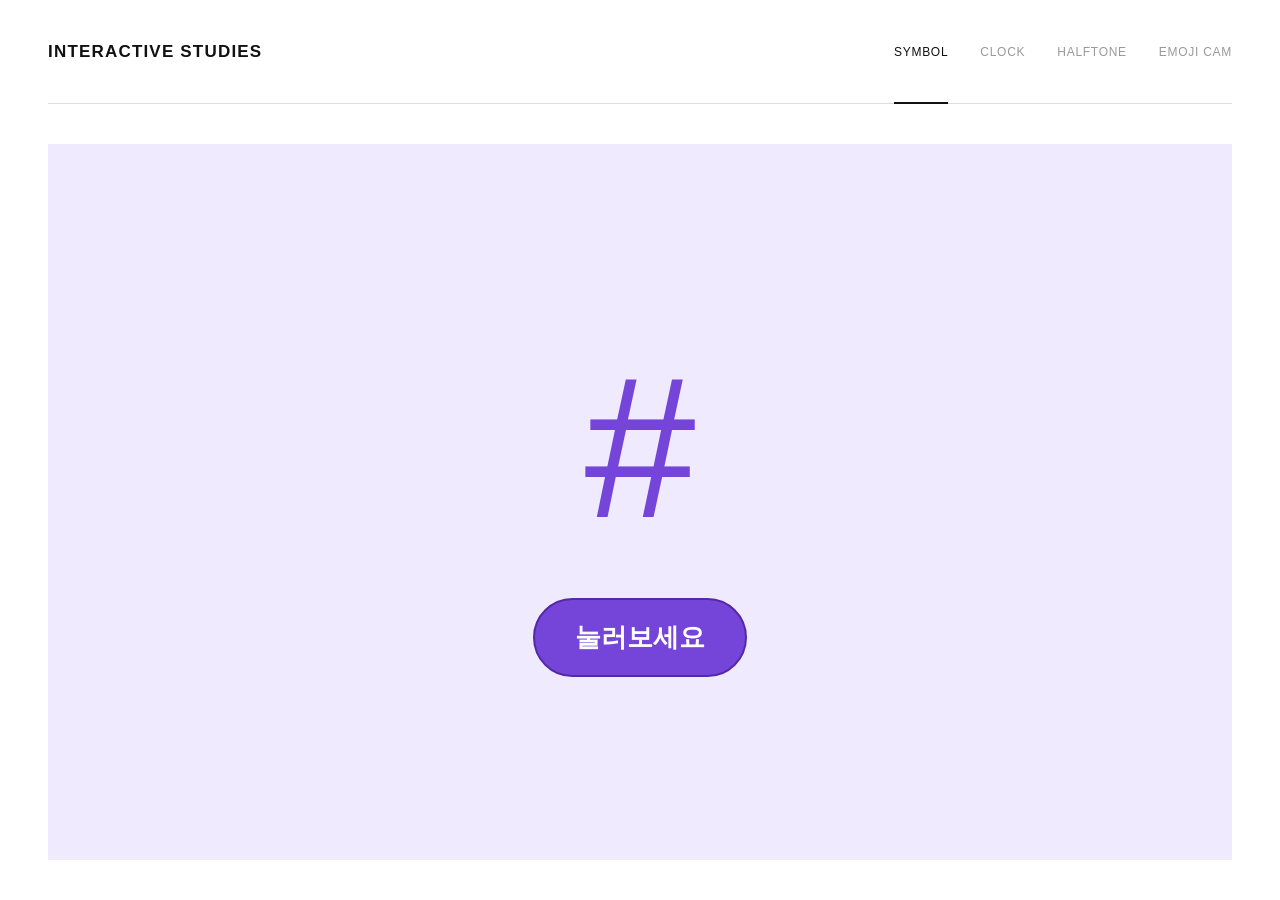
<file: index.html>
<!doctype html>
<html lang="ko">
<head>
  <meta charset="utf-8">
  <meta name="viewport" content="width=device-width, initial-scale=1">
  <title>INTERACTIVE STUDIES</title>
  <link rel="stylesheet" href="style.css">
  <script src="app.js" defer></script>
</head>
<body>
  <header class="site-header">
    <h1>INTERACTIVE STUDIES</h1>
    <nav aria-label="인터랙티브 작업">
      <div role="tablist" aria-label="작업 선택">
        <button role="tab" id="tab-symbol" aria-controls="study-panel" aria-selected="true" data-study="symbol">SYMBOL</button>
        <button role="tab" id="tab-clock" aria-controls="study-panel" aria-selected="false" tabindex="-1" data-study="clock">CLOCK</button>
        <button role="tab" id="tab-halftone" aria-controls="study-panel" aria-selected="false" tabindex="-1" data-study="halftone">HALFTONE</button>
        <button role="tab" id="tab-emoji" aria-controls="study-panel" aria-selected="false" tabindex="-1" data-study="emoji">EMOJI CAM</button>
      </div>
    </nav>
  </header>
  <main>
    <section id="study-panel" role="tabpanel" aria-labelledby="tab-symbol"></section>
  </main>
</body>
</html>
</file>
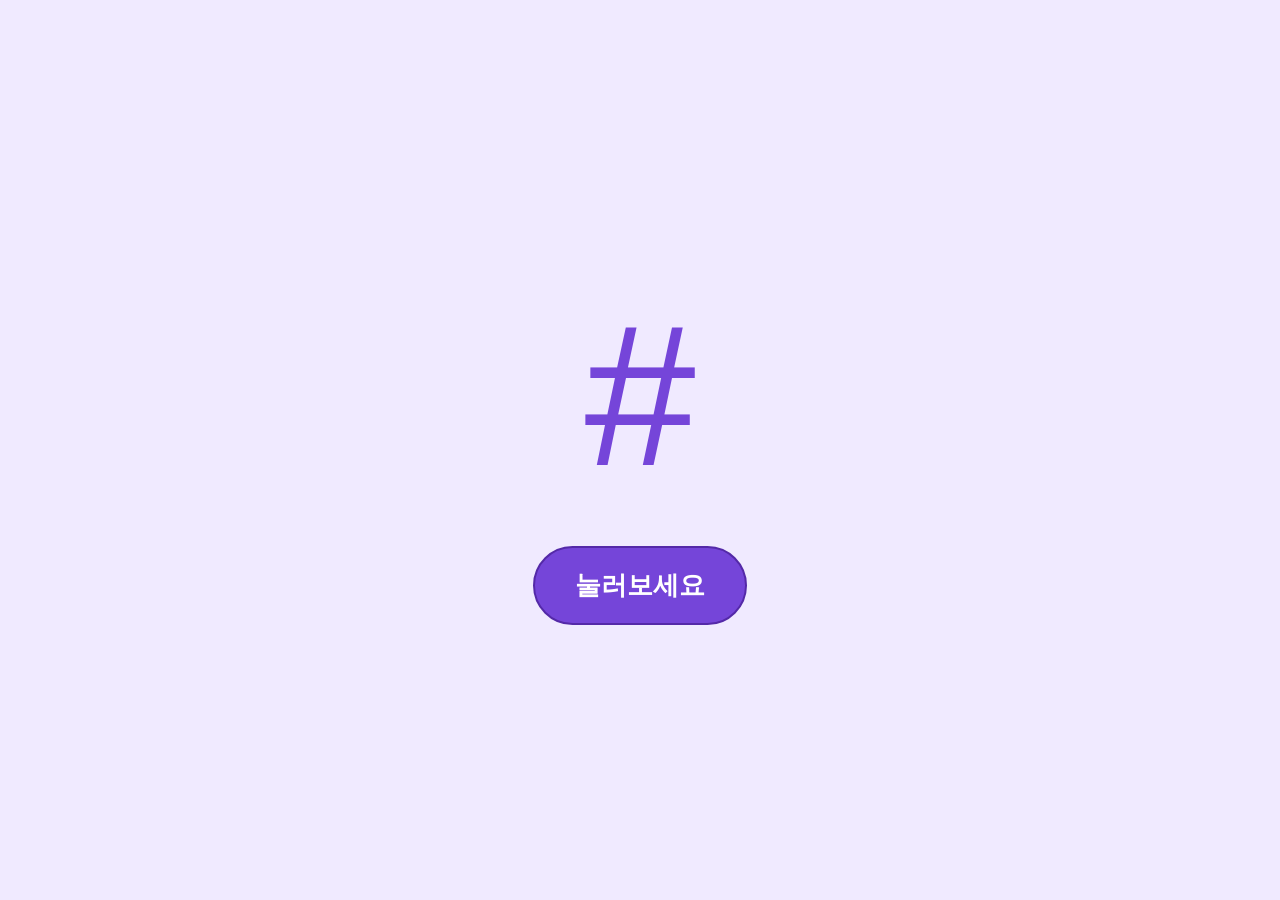
<file: projects/symbol/index.html>
<!DOCTYPE html>
<html lang="ko">
<head>
  <meta charset="UTF-8">
  <meta name="viewport" content="width=device-width, initial-scale=1.0">
  <title>기호 바꾸기</title>

  <!-- CSS 파일 연결 -->
  <link rel="stylesheet" href="style.css">

  <!-- JavaScript 파일 연결
       defer: HTML 요소를 모두 읽은 후 실행 -->
  <script src="sketch.js" defer></script>
</head>

<body>
  <main>
    <!-- 기호를 보여주는 영역
         id는 CSS와 JavaScript에서 이 요소를 찾는 이름 -->
    <p id="symbol" aria-live="polite">#</p>

    <!-- [실습 16] 버튼 문구 변경
         "눌러보세요" → "다음 기호" -->
    <button id="changeButton" type="button">눌러보세요</button>
  </main>
</body>
</html>
</file>
<file: style.css>
:root { font-family: "Helvetica Neue", Arial, sans-serif; color: #111111; background: #FFFFFF; }
* { box-sizing: border-box; }
body { margin: 0; }
.site-header { position: sticky; top: 0; z-index: 1; background: #fff; min-height: 104px; margin: 0 48px; border-bottom: 1px solid #dedede; display: flex; align-items: stretch; justify-content: space-between; gap: 32px; }
h1 { font-size: 17px; font-weight: 600; letter-spacing: .07em; margin: 0; display: flex; align-items: center; white-space: nowrap; }
nav, [role="tablist"] { display: flex; }
[role="tablist"] { gap: 32px; }
[role="tab"] { position: relative; border: 0; border-radius: 0; padding: 0; background: transparent; font: 500 12px "Helvetica Neue", Arial, sans-serif; letter-spacing: .06em; color: #999; cursor: pointer; transition: color .18s ease; white-space: nowrap; }
[role="tab"]:hover, [role="tab"][aria-selected="true"] { color: #111; }
[role="tab"][aria-selected="true"]::after { content: ""; position: absolute; height: 2px; background: #111; bottom: -1px; left: 0; right: 0; }
[role="tab"]:focus-visible { outline: 2px solid #111; outline-offset: 6px; }
main { max-width: 1536px; margin: auto; padding: 40px 48px; }
#study-panel { height: max(620px, calc(100dvh - 184px)); }
iframe { display: block; width: 100%; height: 100%; border: 0; background: white; }
@media (max-width: 760px) {
 .site-header { margin: 0 20px; flex-direction: column; gap: 0; }
 h1 { height: 72px; font-size: 15px; }
 nav, [role="tablist"] { width: 100%; }
 [role="tablist"] { justify-content: space-between; gap: 12px; height: 48px; }
 [role="tab"] { font-size: 11px; }
 main { padding: 24px 12px; }
 #study-panel { height: max(580px, calc(100dvh - 168px)); }
}
@media (prefers-reduced-motion: reduce) { [role="tab"] { transition: none; } }
</file>
<file: projects/symbol/style.css>
body {
  margin: 0;
  min-height: 100vh;

  /* [실습 1] 배경색 변경 */
  background-color: #f0eaff;

  display: flex;

  /* 기존 중앙 배치 유지 */
  justify-content: center;
  align-items: center;

  font-family: Arial, sans-serif;
}

main {
  /* 기존 중앙 정렬 유지 */
  text-align: center;
}

#symbol {
  /* 기존 간격 유지 */
  margin: 0 0 30px;

  /* 기존 기호 크기 유지 */
  font-size: 200px;

  /* [실습 7] 기호 두께 변경 */
  font-weight: 400;

  /* [실습 8] 기호 색상 변경 */
  color: #7545d9;

  line-height: 1.2;
}

button {
  /* [실습 9] 버튼 글자 크기 변경 */
  font-size: 26px;

  font-weight: 700;

  /* [실습 10] 버튼 글자 색상 변경 */
  color: #ffffff;

  /* [실습 11] 버튼 배경색 변경 */
  background-color: #7545d9;

  /* [실습 12] 버튼 안쪽 여백 변경 */
  padding: 20px 40px;

  /* [실습 13] 버튼 테두리 추가 */
  border: 2px solid #5429a8;

  /* [실습 14] 버튼 모서리 변경 */
  border-radius: 40px;

  cursor: pointer;
}

button:hover {
  /* [실습 15] 마우스를 올렸을 때 색상 변경 */
  background-color: #b69aff;
}
</file>
